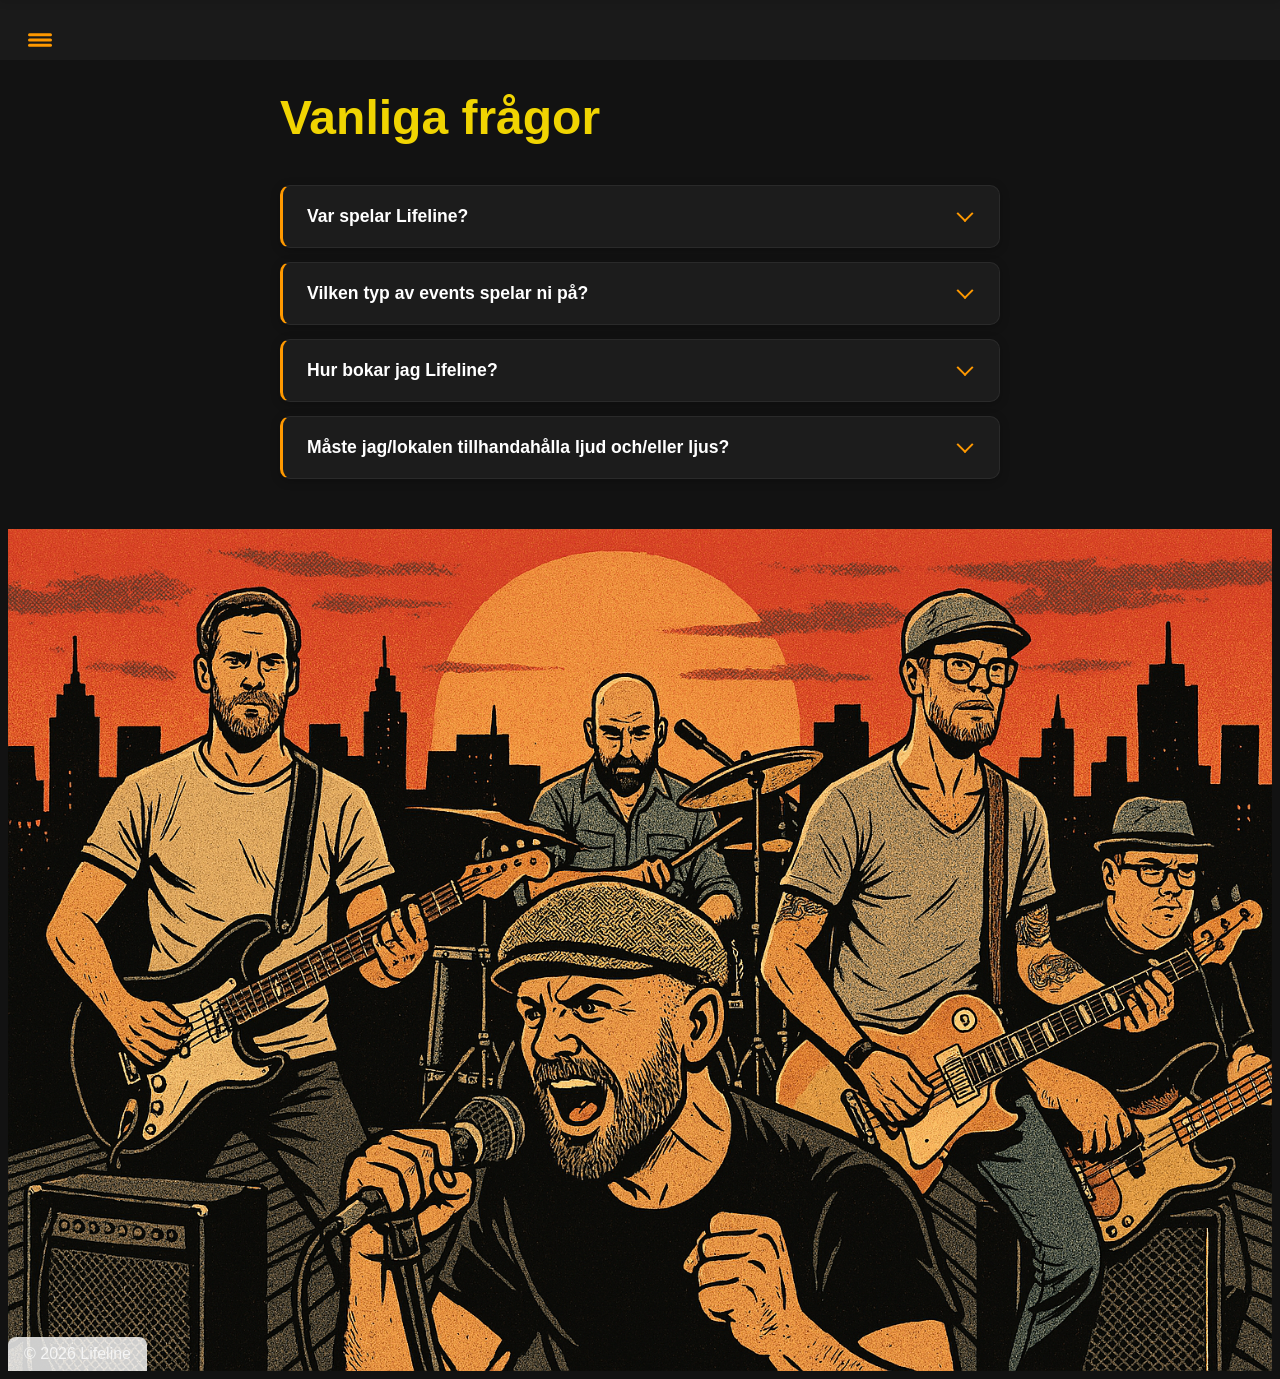
<file: faq/index.html>
<!DOCTYPE html>
<html lang="sv">

<head>
    <meta charset="UTF-8">
    <meta name="viewport" content="width=device-width, initial-scale=1.0">
    <title>FAQ - Lifeline Coverband i Skåne</title>
    <link rel="stylesheet" href="/style.css">
    <!-- Open Graph meta tags for social media preview -->
    <meta property="og:title" content="FAQ - Lifeline Coverband i Skåne" />
    <meta property="og:description" content="Vanliga frågor och svar om Lifeline." />
    <meta property="og:image" content="https://www.lifelineband.se/images/lifeline_superheroes.jpg" />
    <meta property="og:image:width" content="1200" />
    <meta property="og:image:height" content="630" />
    <meta property="og:type" content="website" />
    <meta property="og:url" content="https://www.lifelineband.se/faq" />
</head>

<body>
    <script>
    // Scroll-triggered fade-in and fade-out effect for sections
    window.addEventListener('DOMContentLoaded', function() {
        var sections = document.querySelectorAll('section');
        var observer = new window.IntersectionObserver(function(entries) {
            entries.forEach(function(entry) {
                if (entry.isIntersecting) {
                    entry.target.classList.add('fade-in');
                    entry.target.classList.remove('fade-out');
                } else {
                    entry.target.classList.remove('fade-in');
                    entry.target.classList.add('fade-out');
                }
            });
        }, {
            threshold: 0.05 // Sets the threshold for when the fade-in effect should trigger
        });
        sections.forEach(function(section) {
            observer.observe(section);
        });
    });
    </script>

    <header>
        <button class="hamburger" id="hamburger-btn" aria-label="Öppna meny" aria-expanded="false" aria-controls="main-nav">
            <svg class="hamburger-icon" width="32" height="32" viewBox="0 0 32 32" fill="none" xmlns="http://www.w3.org/2000/svg">
                <rect y="7" width="32" height="4" rx="2" fill="#ff9900"/>
                <rect y="14" width="32" height="4" rx="2" fill="#ff9900"/>
                <rect y="21" width="32" height="4" rx="2" fill="#ff9900"/>
            </svg>
        </button>
        <nav id="main-nav">
            <ul>
                <li><a href="/">Info</a></li>
                <li><a href="/tjanster">Tjänster</a></li>
                <li><a href="/lyssna">Lyssna</a></li>
                <li><a href="/kontakt">Kontakt</a></li>
                <li><a href="/galleri">Galleri</a></li>
                <li><a href="/faq">FAQ</a></li>
            </ul>
        </nav>
    </header>

    <section id="faq">
        <h1>Vanliga frågor</h1>

        <details class="faq-item">
            <summary>Var spelar Lifeline?</summary>
            <p>Vi spelar över hela Skåne - Malmö, Lund, Skurup, Svedala, Skanör, Falsterbo, Vellinge, Sjöbo, Ystad, Trelleborg.</p>
        </details>

        <details class="faq-item">
            <summary>Vilken typ av events spelar ni på?</summary>
            <p>Vi spelar på allt från bröllop och företagsfester till födelsedagsfester. Behöver du ett kompband till en artist går det också bra - vi anpassar alltid låtlista och upplägg efter ert evenemang.</p>
        </details>

        <details class="faq-item">
            <summary>Hur bokar jag Lifeline?</summary>
            <p>Fyll i <a href="/kontakt">kontaktformuläret</a> så hör vi av oss. Förfrågan är inte bindande, och vi hjälper gärna till att skräddarsy kvällen tillsammans med er.</p>
        </details>

        <details class="faq-item">
            <summary>Måste jag/lokalen tillhandahålla ljud och/eller ljus?</summary>
            <p>Vi kan lösa ljud och ljus om ni behöver! Detta kan ni ange när ni skickar bokningsförfrågan.</p>
        </details>
    </section>

    <footer style="background: url('/images/lifeline_superheroes.jpg') center center/cover no-repeat; aspect-ratio: 3/2; width: 100%; min-height: 200px; display: flex; align-items: flex-end;">
        <p id="footer-year" style="background: rgba(255,255,255,0.8); margin: 0; padding: 8px 16px; border-radius: 8px 8px 0 0;">&copy; <span id="year"></span> Lifeline</p>
    </footer>
    <script>
    // Automatically set the current year in the footer
    document.addEventListener('DOMContentLoaded', function() {
        var yearSpan = document.getElementById('year');
        if (yearSpan) {
            yearSpan.textContent = new Date().getFullYear();
        }
    });
    </script>
    <script>
    // Hamburger menu toggle
    document.addEventListener('DOMContentLoaded', function() {
        const hamburger = document.getElementById('hamburger-btn');
        const nav = document.getElementById('main-nav');
        hamburger.addEventListener('click', function() {
            nav.classList.toggle('open');
            hamburger.classList.toggle('open');
            const expanded = hamburger.getAttribute('aria-expanded') === 'true';
        });
    });
    </script>
</body>
</html>
</file>
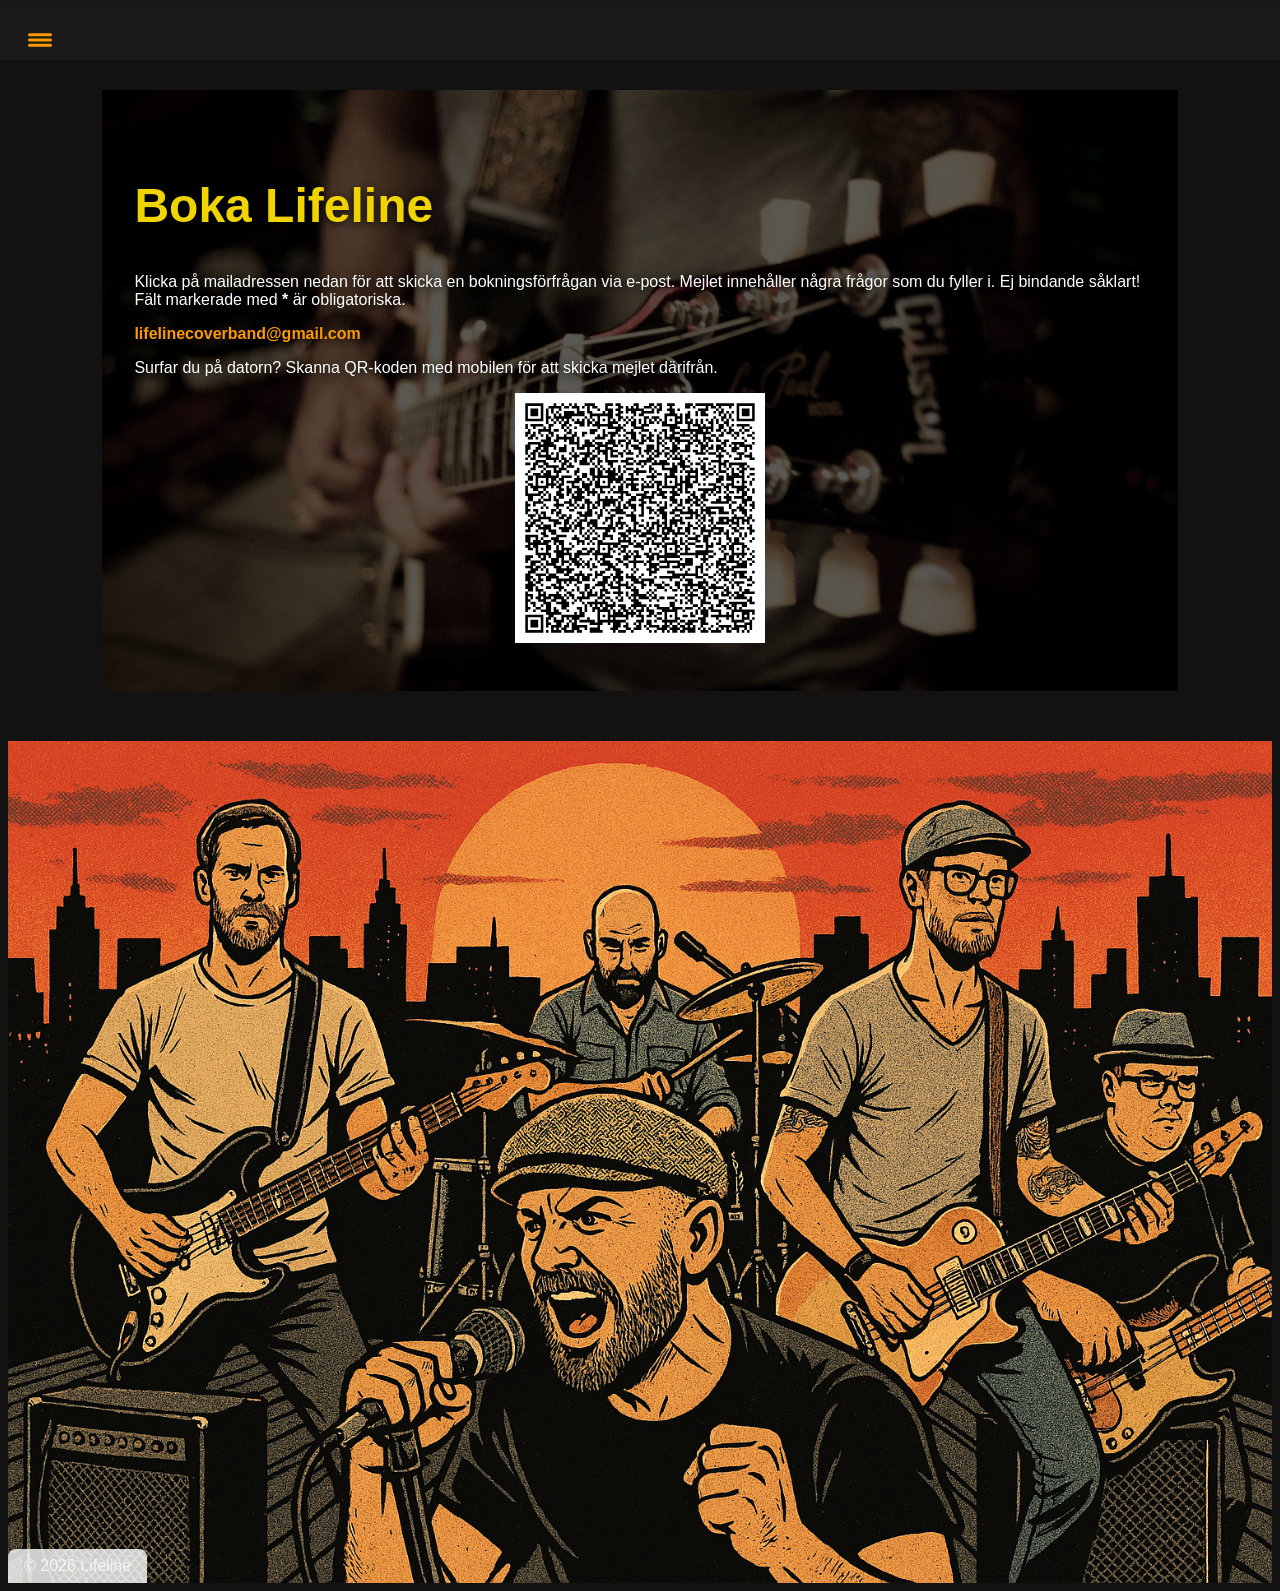
<file: kontakt/index.html>
<!DOCTYPE html>
<html lang="sv">

<head>
    <meta charset="UTF-8">
    <meta name="viewport" content="width=device-width, initial-scale=1.0">
    <title>Boka Lifeline - Kontakt</title>
    <link rel="stylesheet" href="/style.css">
    <!-- Open Graph meta tags for social media preview -->
    <meta property="og:title" content="Boka Lifeline - Kontakt" />
    <meta property="og:description" content="Skicka en bokningsförfrågan till Lifeline via e-post." />
    <meta property="og:image" content="https://www.lifelineband.se/images/lifeline_superheroes.jpg" />
    <meta property="og:image:width" content="1200" />
    <meta property="og:image:height" content="630" />
    <meta property="og:type" content="website" />
    <meta property="og:url" content="https://www.lifelineband.se/kontakt" />
</head>

<body>
    <script>
    // Scroll-triggered fade-in and fade-out effect for sections
    window.addEventListener('DOMContentLoaded', function() {
        var sections = document.querySelectorAll('section');
        var observer = new window.IntersectionObserver(function(entries) {
            entries.forEach(function(entry) {
                if (entry.isIntersecting) {
                    entry.target.classList.add('fade-in');
                    entry.target.classList.remove('fade-out');
                } else {
                    entry.target.classList.remove('fade-in');
                    entry.target.classList.add('fade-out');
                }
            });
        }, {
            threshold: 0.05 // Sets the threshold for when the fade-in effect should trigger
        });
        sections.forEach(function(section) {
            observer.observe(section);
        });
    });
    </script>

    <header>
        <button class="hamburger" id="hamburger-btn" aria-label="Öppna meny" aria-expanded="false" aria-controls="main-nav">
            <svg class="hamburger-icon" width="32" height="32" viewBox="0 0 32 32" fill="none" xmlns="http://www.w3.org/2000/svg">
                <rect y="7" width="32" height="4" rx="2" fill="#ff9900"/>
                <rect y="14" width="32" height="4" rx="2" fill="#ff9900"/>
                <rect y="21" width="32" height="4" rx="2" fill="#ff9900"/>
            </svg>
        </button>
        <nav id="main-nav">
            <ul>
                <li><a href="/">Info</a></li>
                <li><a href="/tjanster">Tjänster</a></li>
                <li><a href="/lyssna">Lyssna</a></li>
                <li><a href="/kontakt">Kontakt</a></li>
                <li><a href="/galleri">Galleri</a></li>
                <li><a href="/faq">FAQ</a></li>
            </ul>
        </nav>
    </header>

    <section id="kontakt">
        <h1>Boka Lifeline</h1>
        <p>Klicka på mailadressen nedan för att skicka en bokningsförfrågan via e-post. Mejlet innehåller några frågor som du fyller i. Ej bindande såklart! Fält markerade med <strong>*</strong> är obligatoriska.</p>

        <p><a href="mailto:lifelinecoverband@gmail.com?subject=Bokningsf%C3%B6rfr%C3%A5gan&amp;body=Hej%20Lifeline%21%0D%0A%0D%0AJag%20vill%20skicka%20en%20bokningsf%C3%B6rfr%C3%A5gan.%0D%0A%0D%0ANamn%20%2A%3A%20%0D%0ADatum%20f%C3%B6r%20spelning%20%2A%3A%20%0D%0ATyp%20av%20event%3A%20%0D%0AUngef%C3%A4rligt%20antal%20bes%C3%B6kare%3A%20%0D%0AUngef%C3%A4rlig%20l%C3%A4ngd%20p%C3%A5%20spelning%3A%20%0D%0ALjud-%20och%20ljusutrustning%20finns%20p%C3%A5%20plats%20%28Ja/Nej/Delvis/Vet%20ej%29%3A%20%0D%0A%0D%0AFritext%3A%0D%0A%0D%0A">lifelinecoverband@gmail.com</a></p>

        <p>Surfar du på datorn? Skanna QR-koden med mobilen för att skicka mejlet därifrån.</p>
        <!-- The QR code encodes the mailto link above. It must be regenerated manually whenever that link changes. -->
        <img src="/images/qr-bokning.svg" alt="QR-kod som öppnar en bokningsförfrågan till lifelinecoverband@gmail.com" width="250" height="250">
    </section>

    <footer style="background: url('/images/lifeline_superheroes.jpg') center center/cover no-repeat; aspect-ratio: 3/2; width: 100%; min-height: 200px; display: flex; align-items: flex-end;">
        <p id="footer-year" style="background: rgba(255,255,255,0.8); margin: 0; padding: 8px 16px; border-radius: 8px 8px 0 0;">&copy; <span id="year"></span> Lifeline</p>
    </footer>
    <script>
    // Automatically set the current year in the footer
    document.addEventListener('DOMContentLoaded', function() {
        var yearSpan = document.getElementById('year');
        if (yearSpan) {
            yearSpan.textContent = new Date().getFullYear();
        }
    });
    </script>
    <script>
    // Hamburger menu toggle
    document.addEventListener('DOMContentLoaded', function() {
        const hamburger = document.getElementById('hamburger-btn');
        const nav = document.getElementById('main-nav');
        hamburger.addEventListener('click', function() {
            nav.classList.toggle('open');
            hamburger.classList.toggle('open');
            const expanded = hamburger.getAttribute('aria-expanded') === 'true';
        });
    });
    </script>
</body>
</html>
</file>
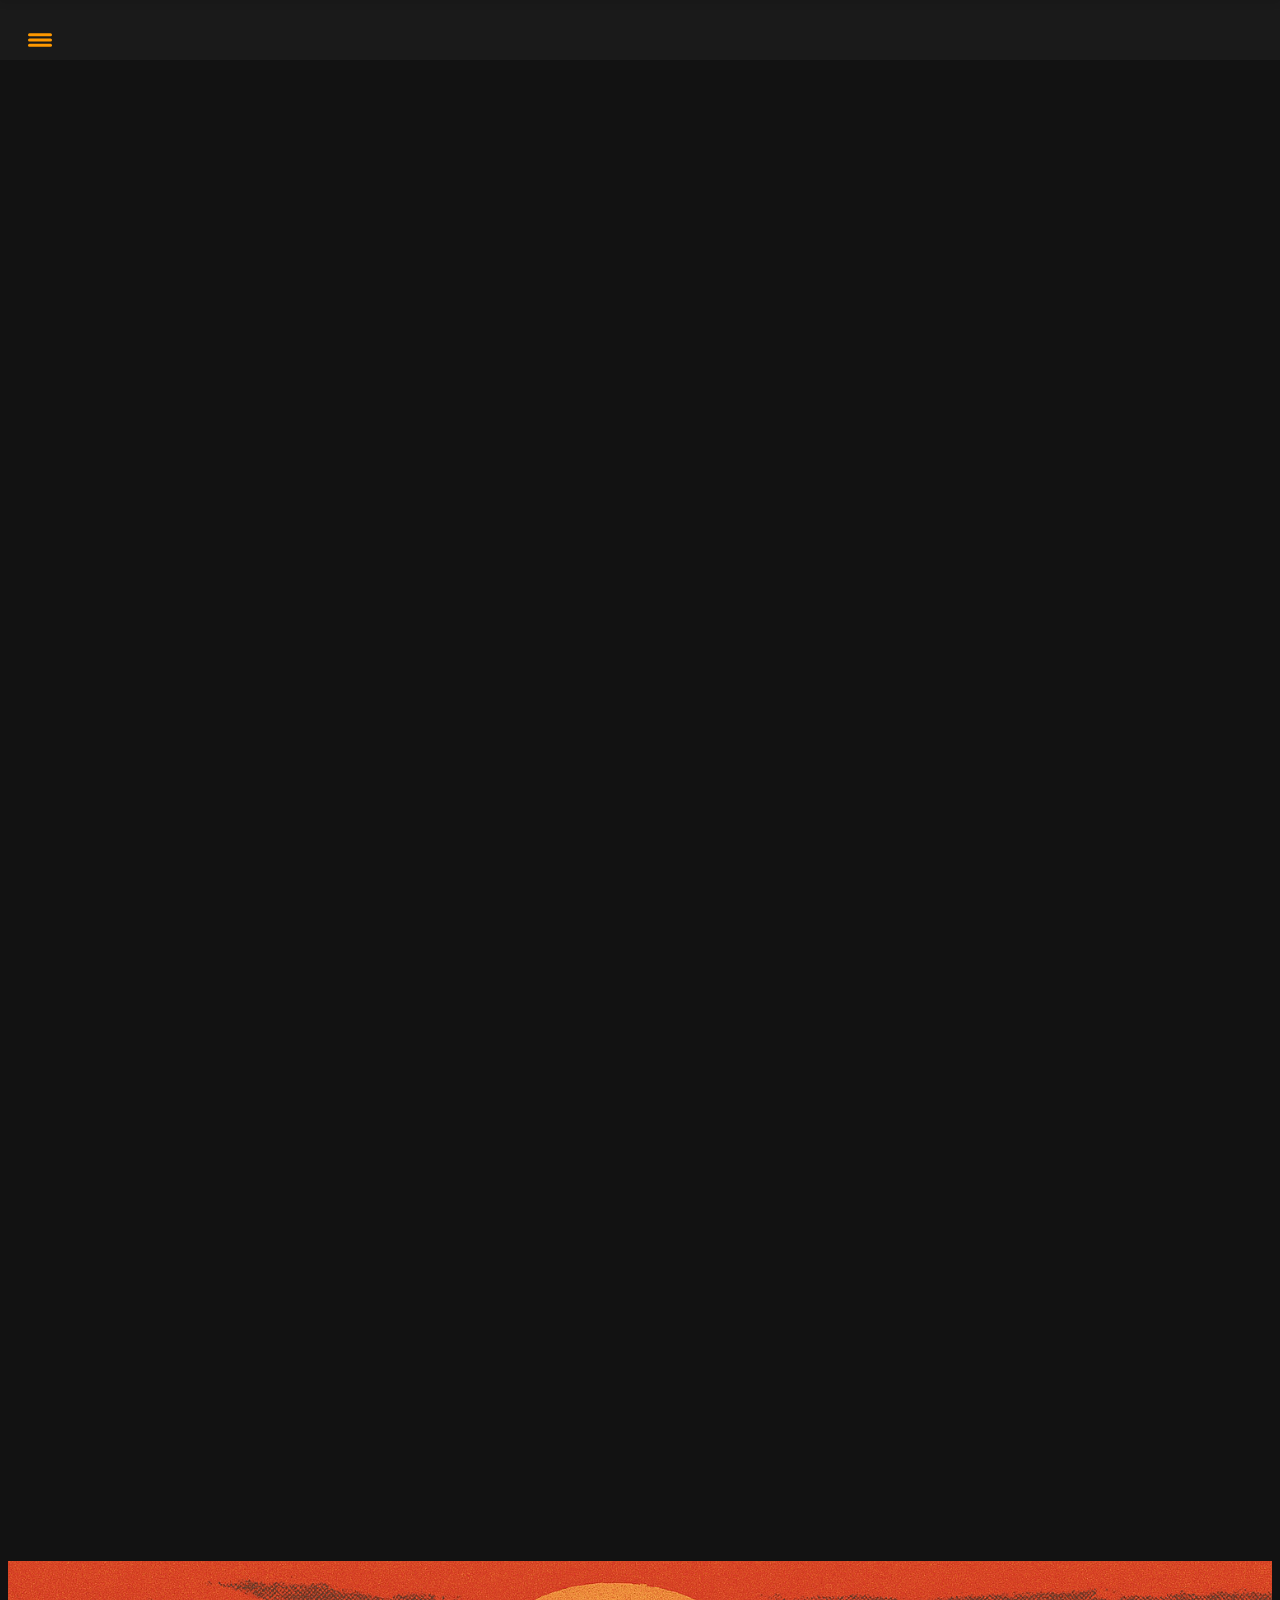
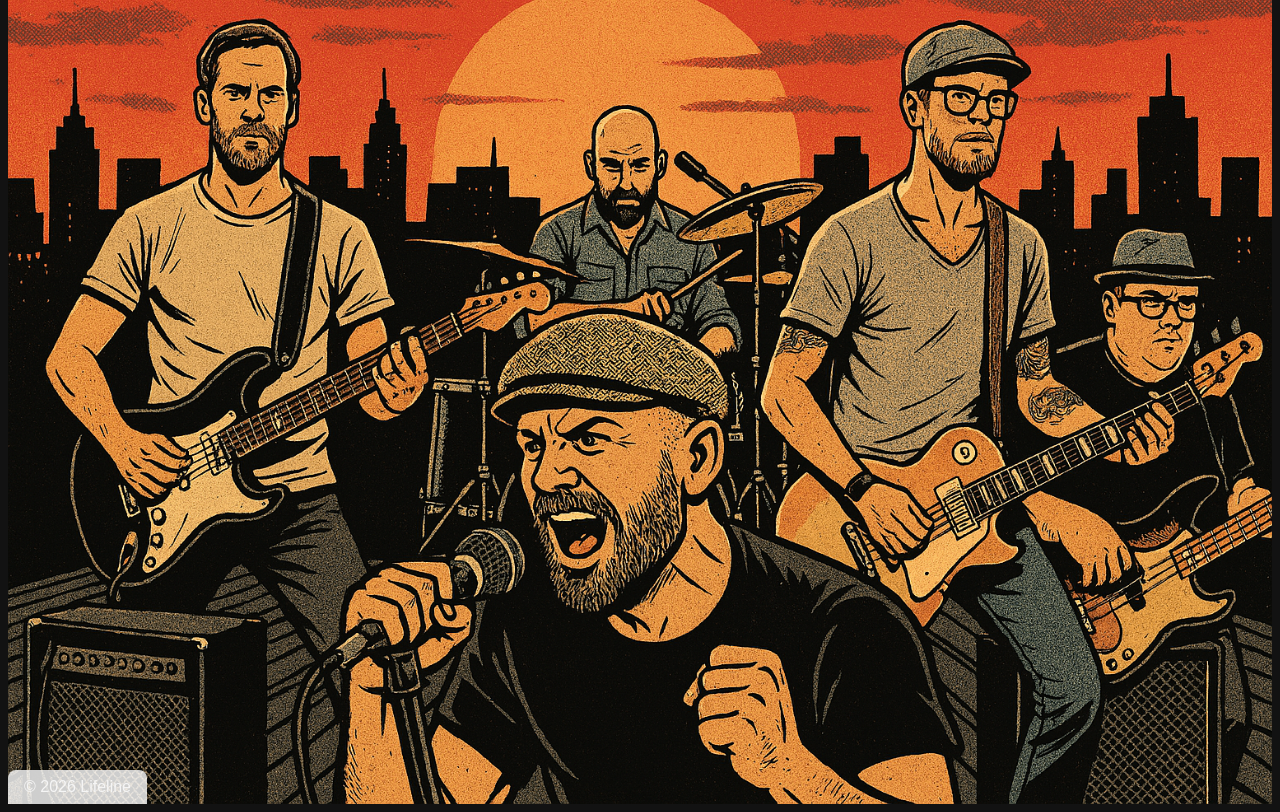
<file: lyssna/index.html>
<!DOCTYPE html>
<html lang="sv">

<head>
    <meta charset="UTF-8">
    <meta name="viewport" content="width=device-width, initial-scale=1.0">
    <title>Lyssna - Lifeline Coverband i Skåne</title>
    <link rel="stylesheet" href="/style.css">
    <!-- Open Graph meta tags for social media preview -->
    <meta property="og:title" content="Lyssna - Lifeline Coverband i Skåne" />
    <meta property="og:description" content="Lyssna på smakprov från repertoaren och vår Spotify-setlist." />
    <meta property="og:image" content="https://www.lifelineband.se/images/lifeline_superheroes.jpg" />
    <meta property="og:image:width" content="1200" />
    <meta property="og:image:height" content="630" />
    <meta property="og:type" content="website" />
    <meta property="og:url" content="https://www.lifelineband.se/lyssna" />
</head>

<body>
    <script>
    // Scroll-triggered fade-in and fade-out effect for sections
    window.addEventListener('DOMContentLoaded', function() {
        var sections = document.querySelectorAll('section');
        var observer = new window.IntersectionObserver(function(entries) {
            entries.forEach(function(entry) {
                if (entry.isIntersecting) {
                    entry.target.classList.add('fade-in');
                    entry.target.classList.remove('fade-out');
                } else {
                    entry.target.classList.remove('fade-in');
                    entry.target.classList.add('fade-out');
                }
            });
        }, {
            threshold: 0.05 // Sets the threshold for when the fade-in effect should trigger
        });
        sections.forEach(function(section) {
            observer.observe(section);
        });
    });
    </script>

    <header>
        <button class="hamburger" id="hamburger-btn" aria-label="Öppna meny" aria-expanded="false" aria-controls="main-nav">
            <svg class="hamburger-icon" width="32" height="32" viewBox="0 0 32 32" fill="none" xmlns="http://www.w3.org/2000/svg">
                <rect y="7" width="32" height="4" rx="2" fill="#ff9900"/>
                <rect y="14" width="32" height="4" rx="2" fill="#ff9900"/>
                <rect y="21" width="32" height="4" rx="2" fill="#ff9900"/>
            </svg>
        </button>
        <nav id="main-nav">
            <ul>
                <li><a href="/">Info</a></li>
                <li><a href="/tjanster">Tjänster</a></li>
                <li><a href="/lyssna">Lyssna</a></li>
                <li><a href="/kontakt">Kontakt</a></li>
                <li><a href="/galleri">Galleri</a></li>
                <li><a href="/faq">FAQ</a></li>
            </ul>
        </nav>
    </header>

    <section id="lyssna">
        <h1>Lyssna på oss</h1>
        <p>Lyssna på smakprov från repertoaren här:</p>
            <div class="video-container"> <!-- Välj video på Youtube, klicka på Dela, Bädda in och kopiera sedan strängen och klistra in nedan -->
            <iframe width="560" height="315" src="https://www.youtube.com/embed/F6zOfTOkNoY?si=5bQFrMwKH2ImefsQ" title="YouTube video player" frameborder="0" allow="accelerometer; autoplay; clipboard-write; encrypted-media; gyroscope; picture-in-picture; web-share" referrerpolicy="strict-origin-when-cross-origin" allowfullscreen></iframe>
        </div>
        <p><a href="https://youtu.be/qmJx0qZP9VI" target="_blank">Klicka här</a> för att se videon på Youtube.</p>
        <p>Följ oss på sociala medier:</p>
        <div class="social-icons">
            <a href="https://www.youtube.com/@LifelineCoverband" target="_blank" aria-label="YouTube" style="margin-right: 12px;">
                <svg width="50" height="50" viewBox="0 0 32 32" fill="none" xmlns="http://www.w3.org/2000/svg">
                    <circle cx="16" cy="16" r="16" fill="#FF0000"/>
                    <path d="M23.7 13.1c-.2-.8-.8-1.4-1.6-1.6C20.7 11 16 11 16 11s-4.7 0-6.1.5c-.8.2-1.4.8-1.6 1.6C8 14.5 8 16 8 16s0 1.5.3 2.9c.2.8.8 1.4 1.6 1.6C11.3 21 16 21 16 21s4.7 0 6.1-.5c.8-.2 1.4-.8 1.6-1.6.3-1.4.3-2.9.3-2.9s0-1.5-.3-2.9zM14.5 18.5v-5l4.3 2.5-4.3 2.5z" fill="#fff"/>
                </svg>
            </a>
            <a href="https://vm.tiktok.com/ZNd9Tfpp5" target="_blank" aria-label="TikTok" style="margin-right: 12px;">
                <svg width="50" height="50" viewBox="0 0 32 32" fill="none" xmlns="http://www.w3.org/2000/svg">
                    <circle cx="16" cy="16" r="16" fill="#000"/>
                    <path d="M22.5 13.2c-1.1 0-2-.9-2-2V9.1h-2.1v9.1c0 1.1-.9 2-2 2s-2-.9-2-2 .9-2 2-2c.2 0 .4 0 .6.1v-2.1c-.2 0-.4-.1-.6-.1-2.3 0-4.1 1.8-4.1 4.1s1.8 4.1 4.1 4.1 4.1-1.8 4.1-4.1v-3.1c.6.5 1.4.8 2.2.8h.8v-2h-.8z" fill="#fff"/>
                </svg>
            </a>
            <a href="https://www.instagram.com/lifelinecoverband" target="_blank" aria-label="Instagram">
                <svg width="50" height="50" viewBox="0 0 32 32" fill="none" xmlns="http://www.w3.org/2000/svg">
                    <defs>
                        <radialGradient id="igGradient" cx="30%" cy="107%" r="150%">
                            <stop offset="0%" stop-color="#fdf497"/>
                            <stop offset="5%" stop-color="#fdf497"/>
                            <stop offset="45%" stop-color="#fd5949"/>
                            <stop offset="60%" stop-color="#d6249f"/>
                            <stop offset="90%" stop-color="#285AEB"/>
                        </radialGradient>
                    </defs>
                    <circle cx="16" cy="16" r="16" fill="url(#igGradient)"/>
                    <rect x="9" y="9" width="14" height="14" rx="4" fill="none" stroke="#fff" stroke-width="1.6"/>
                    <circle cx="16" cy="16" r="3.6" fill="none" stroke="#fff" stroke-width="1.6"/>
                    <circle cx="20.2" cy="11.8" r="1" fill="#fff"/>
                </svg>
            </a>
        </div>
        <p>Här är vår Spotify-setlist med låtar vi spelar. Ni kan välja fritt från den eller så sätter vi ihop ett paket till er som vi tror passar!</p>
        <div style="max-width: 400px; margin-bottom: 1em;">
            <iframe style="border-radius:12px" src="https://open.spotify.com/embed/playlist/1WTiD5KH5TFoRmgUXN7ihG?utm_source=generator" width="100%" height="380" frameborder="0" allowfullscreen="" allow="autoplay; clipboard-write; encrypted-media; fullscreen; picture-in-picture" loading="lazy"></iframe>
        </div>
    </section>

    <footer style="background: url('/images/lifeline_superheroes.jpg') center center/cover no-repeat; aspect-ratio: 3/2; width: 100%; min-height: 200px; display: flex; align-items: flex-end;">
        <p id="footer-year" style="background: rgba(255,255,255,0.8); margin: 0; padding: 8px 16px; border-radius: 8px 8px 0 0;">&copy; <span id="year"></span> Lifeline</p>
    </footer>
    <script>
    // Automatically set the current year in the footer
    document.addEventListener('DOMContentLoaded', function() {
        var yearSpan = document.getElementById('year');
        if (yearSpan) {
            yearSpan.textContent = new Date().getFullYear();
        }
    });
    </script>
    <script>
    // Hamburger menu toggle
    document.addEventListener('DOMContentLoaded', function() {
        const hamburger = document.getElementById('hamburger-btn');
        const nav = document.getElementById('main-nav');
        hamburger.addEventListener('click', function() {
            nav.classList.toggle('open');
            hamburger.classList.toggle('open');
            const expanded = hamburger.getAttribute('aria-expanded') === 'true';
        });
    });
    </script>
</body>
</html>
</file>
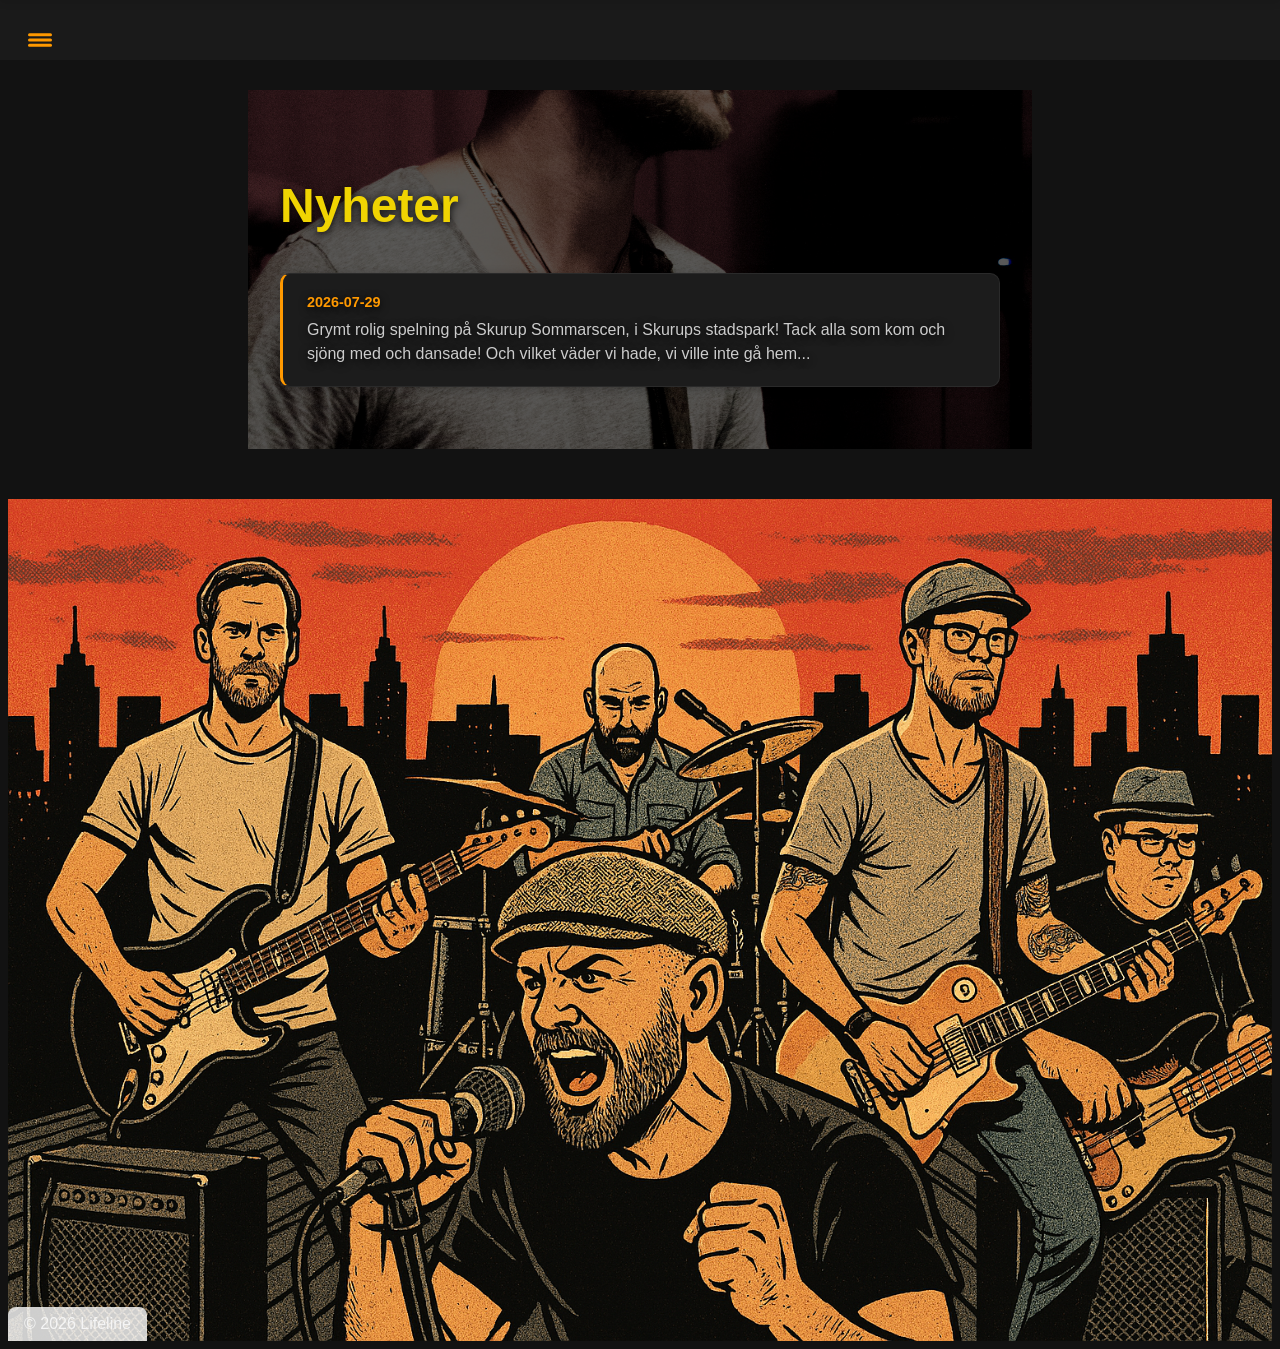
<file: nyheter/index.html>
<!DOCTYPE html>
<html lang="sv">

<head>
    <meta charset="UTF-8">
    <meta name="viewport" content="width=device-width, initial-scale=1.0">
    <meta name="robots" content="noindex">
    <title>Nyheter - Lifeline Coverband i Skåne</title>
    <link rel="stylesheet" href="/style.css">
    <!-- Open Graph meta tags for social media preview -->
    <meta property="og:title" content="Nyheter - Lifeline Coverband i Skåne" />
    <meta property="og:description" content="Senaste nyheterna från Lifeline." />
    <meta property="og:image" content="https://www.lifelineband.se/images/lifeline_superheroes.jpg" />
    <meta property="og:image:width" content="1200" />
    <meta property="og:image:height" content="630" />
    <meta property="og:type" content="website" />
    <meta property="og:url" content="https://www.lifelineband.se/nyheter" />
</head>

<body>
    <script>
    // Scroll-triggered fade-in and fade-out effect for sections
    window.addEventListener('DOMContentLoaded', function() {
        var sections = document.querySelectorAll('section');
        var observer = new window.IntersectionObserver(function(entries) {
            entries.forEach(function(entry) {
                if (entry.isIntersecting) {
                    entry.target.classList.add('fade-in');
                    entry.target.classList.remove('fade-out');
                } else {
                    entry.target.classList.remove('fade-in');
                    entry.target.classList.add('fade-out');
                }
            });
        }, {
            threshold: 0.05 // Sets the threshold for when the fade-in effect should trigger
        });
        sections.forEach(function(section) {
            observer.observe(section);
        });
    });
    </script>

    <header>
        <button class="hamburger" id="hamburger-btn" aria-label="Öppna meny" aria-expanded="false" aria-controls="main-nav">
            <svg class="hamburger-icon" width="32" height="32" viewBox="0 0 32 32" fill="none" xmlns="http://www.w3.org/2000/svg">
                <rect y="7" width="32" height="4" rx="2" fill="#ff9900"/>
                <rect y="14" width="32" height="4" rx="2" fill="#ff9900"/>
                <rect y="21" width="32" height="4" rx="2" fill="#ff9900"/>
            </svg>
        </button>
        <nav id="main-nav">
            <ul>
                <li><a href="/">Info</a></li>
                <li><a href="/tjanster">Tjänster</a></li>
                <li><a href="/lyssna">Lyssna</a></li>
                <li><a href="/kontakt">Kontakt</a></li>
                <li><a href="/galleri">Galleri</a></li>
                <li><a href="/faq">FAQ</a></li>
            </ul>
        </nav>
    </header>

    <section id="nyheter">
        <h1>Nyheter</h1>

        <div class="news">
            <span class="news-date">2026-07-29</span>
            <p class="news-text">Grymt rolig spelning på Skurup Sommarscen, i Skurups stadspark! Tack alla som kom och sjöng med och dansade! Och vilket väder vi hade, vi ville inte gå hem...</p>
        </div>
    </section>

    <footer style="background: url('/images/lifeline_superheroes.jpg') center center/cover no-repeat; aspect-ratio: 3/2; width: 100%; min-height: 200px; display: flex; align-items: flex-end;">
        <p id="footer-year" style="background: rgba(255,255,255,0.8); margin: 0; padding: 8px 16px; border-radius: 8px 8px 0 0;">&copy; <span id="year"></span> Lifeline</p>
    </footer>
    <script>
    // Automatically set the current year in the footer
    document.addEventListener('DOMContentLoaded', function() {
        var yearSpan = document.getElementById('year');
        if (yearSpan) {
            yearSpan.textContent = new Date().getFullYear();
        }
    });
    </script>
    <script>
    // Hamburger menu toggle
    document.addEventListener('DOMContentLoaded', function() {
        const hamburger = document.getElementById('hamburger-btn');
        const nav = document.getElementById('main-nav');
        hamburger.addEventListener('click', function() {
            nav.classList.toggle('open');
            hamburger.classList.toggle('open');
            const expanded = hamburger.getAttribute('aria-expanded') === 'true';
        });
    });
    </script>
</body>
</html>
</file>
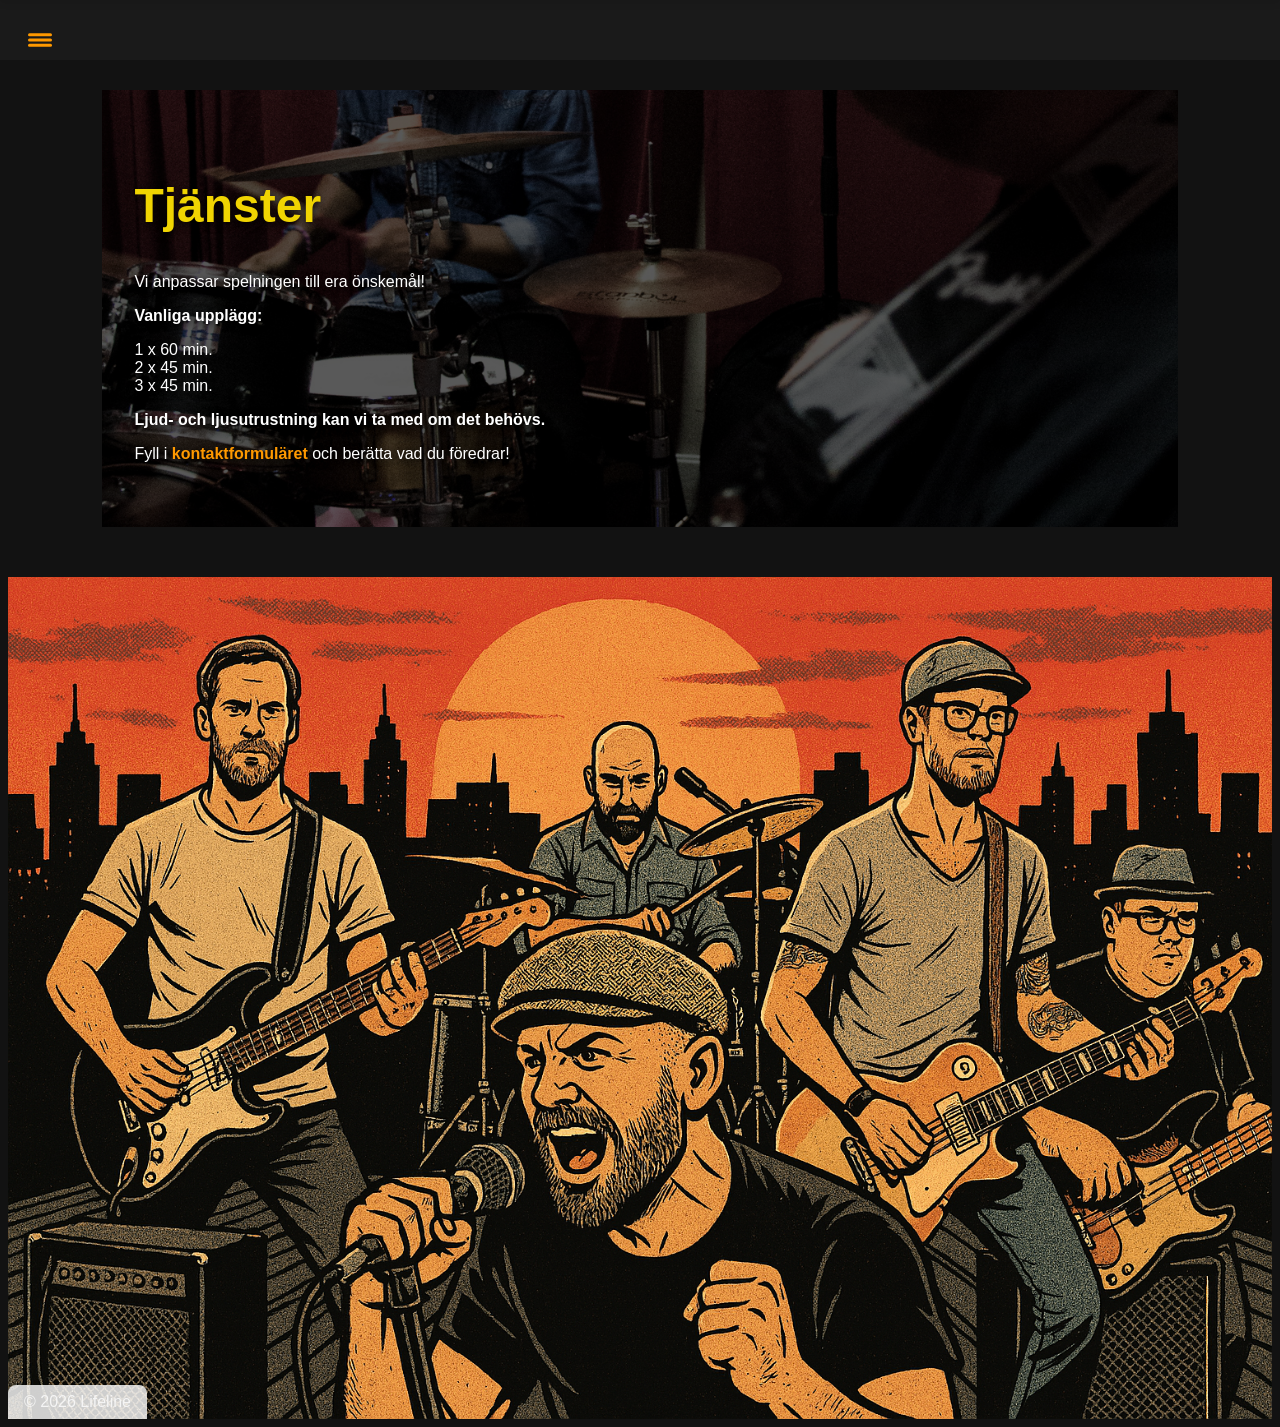
<file: tjanster/index.html>
<!DOCTYPE html>
<html lang="sv">

<head>
    <meta charset="UTF-8">
    <meta name="viewport" content="width=device-width, initial-scale=1.0">
    <title>Tjänster - Lifeline Coverband i Skåne</title>
    <link rel="stylesheet" href="/style.css">
    <!-- Open Graph meta tags for social media preview -->
    <meta property="og:title" content="Tjänster - Lifeline Coverband i Skåne" />
    <meta property="og:description" content="Vi anpassar spelningen till era önskemål - se våra vanliga upplägg." />
    <meta property="og:image" content="https://www.lifelineband.se/images/lifeline_superheroes.jpg" />
    <meta property="og:image:width" content="1200" />
    <meta property="og:image:height" content="630" />
    <meta property="og:type" content="website" />
    <meta property="og:url" content="https://www.lifelineband.se/tjanster" />
</head>

<body>
    <script>
    // Scroll-triggered fade-in and fade-out effect for sections
    window.addEventListener('DOMContentLoaded', function() {
        var sections = document.querySelectorAll('section');
        var observer = new window.IntersectionObserver(function(entries) {
            entries.forEach(function(entry) {
                if (entry.isIntersecting) {
                    entry.target.classList.add('fade-in');
                    entry.target.classList.remove('fade-out');
                } else {
                    entry.target.classList.remove('fade-in');
                    entry.target.classList.add('fade-out');
                }
            });
        }, {
            threshold: 0.05 // Sets the threshold for when the fade-in effect should trigger
        });
        sections.forEach(function(section) {
            observer.observe(section);
        });
    });
    </script>

    <header>
        <button class="hamburger" id="hamburger-btn" aria-label="Öppna meny" aria-expanded="false" aria-controls="main-nav">
            <svg class="hamburger-icon" width="32" height="32" viewBox="0 0 32 32" fill="none" xmlns="http://www.w3.org/2000/svg">
                <rect y="7" width="32" height="4" rx="2" fill="#ff9900"/>
                <rect y="14" width="32" height="4" rx="2" fill="#ff9900"/>
                <rect y="21" width="32" height="4" rx="2" fill="#ff9900"/>
            </svg>
        </button>
        <nav id="main-nav">
            <ul>
                <li><a href="/">Info</a></li>
                <li><a href="/tjanster">Tjänster</a></li>
                <li><a href="/lyssna">Lyssna</a></li>
                <li><a href="/kontakt">Kontakt</a></li>
                <li><a href="/galleri">Galleri</a></li>
            </ul>
        </nav>
    </header>

    <section id="services">
        <h1>Tjänster</h1>
        <p>Vi anpassar spelningen till era önskemål!</p>
        <p><strong>Vanliga upplägg:</strong></p>
        <ul>
            <li>1 x 60 min.</li>
            <li>2 x 45 min.</li>
            <li>3 x 45 min.</li>
        </ul>
        <p><strong>Ljud- och ljusutrustning kan vi ta med om det behövs.</strong></p>
        <p>Fyll i <a href="/kontakt">kontaktformuläret</a> och berätta vad du föredrar!</p>
    </section>

    <footer style="background: url('/images/lifeline_superheroes.jpg') center center/cover no-repeat; aspect-ratio: 3/2; width: 100%; min-height: 200px; display: flex; align-items: flex-end;">
        <p id="footer-year" style="background: rgba(255,255,255,0.8); margin: 0; padding: 8px 16px; border-radius: 8px 8px 0 0;">&copy; <span id="year"></span> Lifeline</p>
    </footer>
    <script>
    // Automatically set the current year in the footer
    document.addEventListener('DOMContentLoaded', function() {
        var yearSpan = document.getElementById('year');
        if (yearSpan) {
            yearSpan.textContent = new Date().getFullYear();
        }
    });
    </script>
    <script>
    // Hamburger menu toggle
    document.addEventListener('DOMContentLoaded', function() {
        const hamburger = document.getElementById('hamburger-btn');
        const nav = document.getElementById('main-nav');
        hamburger.addEventListener('click', function() {
            nav.classList.toggle('open');
            hamburger.classList.toggle('open');
            const expanded = hamburger.getAttribute('aria-expanded') === 'true';
        });
    });
    </script>
</body>
</html>
</file>
<file: style.css>
/* --- Hamburger Menu --- */
.hamburger {
    display: flex;
    flex-direction: column;
    justify-content: center;
    align-items: center;
    width: 44px;
    height: 44px;
    background: none;
    border: none;
    cursor: pointer;
    z-index: 1100;
    position: absolute;
    top: 18px;
    left: 18px;
}
.hamburger-icon rect {
    transition: transform 0.3s, opacity 0.3s;
    transform-origin: center;
}
.hamburger.open .hamburger-icon rect:nth-child(1) {
    transform: translateY(7px) rotate(45deg);
}
.hamburger.open .hamburger-icon rect:nth-child(2) {
    opacity: 0;
}
.hamburger.open .hamburger-icon rect:nth-child(3) {
    transform: translateY(-7px) rotate(-45deg);
}

nav#main-nav {
    position: fixed;
    top: 0;
    left: 0;
    width: 100vw;
    background: rgba(26,26,26,0.98);
    box-shadow: 0 2px 8px rgba(0,0,0,0.12);
    transform: translateY(-100%);
    transition: transform 0.3s;
    z-index: 1050;
}
nav#main-nav.open {
    transform: translateY(0);
}
nav#main-nav ul {
    flex-direction: column;
    gap: 1.5rem;
    padding: 2.5rem 0 2rem 0;
    display: flex;
    justify-content: center;
    align-items: center;
}
nav#main-nav ul li {
    margin: 0;
}
/* Full-width background for intro section */
#intro {
    width: 100%;
    box-sizing: border-box;
    min-height: 200px;
    display: flex;
    align-items: center;
    justify-content: center;
    padding: 0;
    flex-direction: column;
    color: white;
    text-shadow: 0 2px 8px rgba(0,0,0,0.9);
    text-align: center;
}



.intro-bg {
    width: 100%;
    min-height: 600px;
    display: flex;
    flex-direction: column;
    align-items: center;
    justify-content: center;
    background: #1a1a1a; /* fallback solid color */
    padding: 48px 0;
    box-sizing: border-box;
    /* Dessa kan överskrivas av inline-style om de finns */
    background-position: center center;
    background-repeat: no-repeat;
    background-size: cover;
    aspect-ratio: 1/1;
    background-image: url('images/lifeline_logo.png');
}

.social-icons-large {
    margin-top: 24px;
}

@media (max-width: 900px) {
  .intro-bg {
    min-height: 0;
    aspect-ratio: unset;
    background-size: contain !important;
    background-repeat: no-repeat !important;
    background-position: center center !important;
    width: 100vw;
    max-width: 100vw;
    padding: 24px 0;
  }
}

header, nav {
    position: fixed;
    top: 0;
    left: 0;
    width: 100%;
    z-index: 1000;
}


body {
    margin-top: 90px; /* Adjust if your nav/header is taller/shorter */
    background-color: #121212;
    color: #f5f5f5;
    font-family: 'Montserrat', sans-serif;
    text-align: center;
}


nav {
    background: rgba(26,26,26,0.97); /* Match header bg, slightly transparent */
    box-shadow: 0 2px 8px rgba(0,0,0,0.08);
}

nav ul {
    list-style: none;
    margin: 0;
    padding: 1rem 0;
}

nav ul li {
    margin: 10px;
}

nav a {
    color: #ff9900;
    text-decoration: none;
    font-weight: bold;
    font-size: 1.1rem;
    transition: color 0.2s;
}

nav a:hover {
    color: #ff6600;
}


@media (max-width: 600px) {
    #intro {
        width: 100%;
        min-height: 300px;
        /* background properties removed for intro section */
    }
    nav ul {
        flex-direction: column;
        gap: 0.5rem;
    }
    nav ul li {
        display: block;
        margin: 5px 0;
    }
    body {
        margin-top: 120px; /* More space for stacked nav on mobile */
    }
    section {
        width: 90%;
    }
}

header {
    background-color: #1a1a1a;
    padding: 30px 20px; /* Adds space around the content */
    text-align: center; /* Centers the text */
}


/* Gemensamma regler för sektioner med bakgrundsbild */
#kontakt, #lyssna, #info, #services, #nyheter {
    position: relative;
    background-size: cover;
    background-position: center;
    color: #fff;
    text-shadow: 0 2px 8px rgba(0,0,0,0.95);
    padding: 48px 32px;
    z-index: 1;
    text-align: left;
}
#kontakt::before, #lyssna::before, #info::before, #services::before, #nyheter::before {
    content: "";
    position: absolute;
    top: 0; left: 0; right: 0; bottom: 0;
    background: rgba(0,0,0,0.65);
    z-index: 0;
    border-radius: inherit;
}
#kontakt > *, #lyssna > *, #info > *, #services > *, #nyheter > * {
    position: relative;
    z-index: 1;
}

/* Unika bakgrundsbilder för varje sektion */
#kontakt { background-image: url('images/gallery/marcus02.jpg'); }
#lyssna { background-image: url('images/gallery/marcus01.jpg'); }
#info { background-image: url('images/gallery/mark01.jpg'); }
#services { background-image: url('images/gallery/dala_henrik01.jpg'); }
#nyheter { background-image: url('images/gallery/marcus01.jpg'); }

#info img {
    border: 4px solid rgba(255,255,255,0.7);
    border-radius: 12px;
    box-shadow: 0 4px 24px rgba(0,0,0,0.4);
    margin: 24px 0;
}

h1 {
    color: #f0d402;
    font-size: 48px; /* Adjust size as needed */
    font-weight: bold; /* Make it stand out */
}

img {
    max-width: 100%; /* Bilden anpassas till skärmens bredd */
    height: auto; /* Behåller proportionerna */
    display: block; /* Förhindrar onödiga mellanrum */
    margin: 0 auto; /* Centrerar bilden */
}

form {
    display: flex; /* Använder Flexbox för centrering */
    flex-direction: column; /* Ställer in fälten vertikalt */
    align-items: center; /* Centrerar fälten horisontellt */
    justify-content: center; /* Centrerar innehållet vertikalt */
    width: 100%; /* Anpassar sig till skärmens bredd */
}

form input,
form textarea {
    width: 300px; /* Sätter en fast bredd på fälten */
    max-width: 100%; /* Gör dem responsiva */
    padding: 8px;
    border: 1px solid #ccc;
    border-radius: 5px;
    margin-bottom: 15px; /* Lägger till extra utrymme mellan fälten */
}

#services ul {
    list-style-type: none; /* Tar bort punkterna */
    padding-left: 0; /* Tar bort extra indrag */
}

section {
    margin: 50px auto;
    width: 80%;
    opacity: 0;
    transform: translateX(-30px);
    transition: opacity 0.8s cubic-bezier(0.4,0,0.2,1), transform 0.8s cubic-bezier(0.4,0,0.2,1);
}

section.fade-in {
    opacity: 1;
    transform: translateX(0);
}

section.fade-out {
    opacity: 0;
    transform: translateX(-30px);
    pointer-events: none;
}

button {
    background-color: #ff6600; /* Snygg orange färg */
    color: white; /* Vit text */
    font-size: 16px; /* Större och tydligare text */
    padding: 10px 20px; /* Mer utrymme runt texten */
    border: none; /* Tar bort standardramen */
    border-radius: 5px; /* Rundade hörn */
    cursor: pointer; /* Visar att knappen är klickbar */
    transition: 0.3s; /* Mjukare hover-effekt */
}

button:hover {
    background-color: #e65c00; /* Lite mörkare orange vid hover */
}

#info {
    text-align: left;
}

a {
    color: #ff9900; /* Välj din färg */
    text-decoration: none; /* Tar bort understrykning */
    font-weight: bold;
}

a:hover {
    color: #ff6600; /* Ändrar färg vid hover */
    text-decoration: underline; /* Visar understrykning vid hover */
}

.video-container {
    position: relative;
    width: 100%;
    padding-bottom: 56.25%; /* 16:9 proportion */
    height: 0;
}

.video-container iframe {
    position: absolute;
    width: 100%;
    height: 100%;
    top: 0;
    left: 0;
}

/* --- Gallery Grid --- */
.gallery-section {
    margin: 50px auto;
    width: 80%;
    text-align: center;
}

.gallery-grid {
    display: grid;
    grid-template-columns: repeat(4, 1fr);
    gap: 16px;
    margin: 0 auto;
    padding: 0;
}

.gallery-grid img {
    width: 100%;
    height: 180px;
    object-fit: cover;
    border-radius: 8px;
    cursor: pointer;
    box-shadow: 0 2px 8px rgba(0,0,0,0.15);
    transition: transform 0.2s, box-shadow 0.2s;
}

.gallery-grid img:hover {
    transform: scale(1.04);
    box-shadow: 0 4px 16px rgba(0,0,0,0.25);
}

/* Modal for full-size image */
.gallery-modal {
    display: none;
    position: fixed;
    z-index: 2000;
    left: 0;
    top: 0;
    width: 80vw;
    height: 80vh;
    background: rgba(0,0,0,0.85);
    align-items: center;
    justify-content: center;
    transition: opacity 0.3s;
}
.gallery-modal.active {
    display: flex;
}
.gallery-modal img {
    max-width: 70vw;
    max-height: 70vh;
    border-radius: 12px;
    box-shadow: 0 8px 32px rgba(0,0,0,0.7);
}
.gallery-modal .close-btn {
    position: absolute;
    top: 32px;
    left: 48px;
    font-size: 2.5rem;
    color: #fff;
    background: none;
    border: none;
    cursor: pointer;
    z-index: 10;
    text-shadow: 0 2px 8px #000;
    transition: color 0.2s;
}
.gallery-modal .close-btn:hover {
    color: #ff6600;
}

/* --- FAQ --- */
#faq {
    text-align: left;
    max-width: 720px;
}

.faq-item {
    background: #1c1c1c;
    border: 1px solid #2a2a2a;
    border-left: 3px solid #ff9900;
    border-radius: 10px;
    padding: 0 24px;
    margin-bottom: 14px;
    box-shadow: 0 2px 10px rgba(0,0,0,0.25);
    transition: box-shadow 0.2s, border-color 0.2s;
}

.faq-item:hover {
    border-color: #ff9900;
    box-shadow: 0 4px 16px rgba(0,0,0,0.35);
}

.faq-item summary {
    list-style: none;
    cursor: pointer;
    padding: 20px 0;
    color: #fff;
    font-weight: 600;
    font-size: 1.1rem;
    position: relative;
    padding-right: 36px;
}

.faq-item summary::-webkit-details-marker {
    display: none;
}

.faq-item summary::after {
    content: "";
    position: absolute;
    right: 4px;
    top: 50%;
    width: 10px;
    height: 10px;
    border-right: 2px solid #ff9900;
    border-bottom: 2px solid #ff9900;
    transform: translateY(-70%) rotate(45deg);
    transition: transform 0.25s;
}

.faq-item[open] summary::after {
    transform: translateY(-30%) rotate(-135deg);
}

.faq-item summary:hover {
    color: #ff9900;
}

.faq-item p {
    padding: 0 0 20px 0;
    margin: 0;
    color: #ccc;
    line-height: 1.5;
    border-top: 1px solid #2a2a2a;
    padding-top: 14px;
}

/* --- Nyheter --- */
#nyheter {
    text-align: left;
    max-width: 720px;
}

.news {
    background: #1c1c1c;
    border: 1px solid #2a2a2a;
    border-left: 3px solid #ff9900;
    border-radius: 10px;
    padding: 20px 24px;
    margin-bottom: 14px;
    box-shadow: 0 2px 10px rgba(0,0,0,0.25);
}

.news-date {
    display: block;
    color: #ff9900;
    font-weight: 600;
    font-size: 0.9rem;
    margin-bottom: 8px;
}

.news-text {
    margin: 0;
    color: #ccc;
    line-height: 1.5;
}

@media (max-width: 900px) {
    .gallery-grid {
        grid-template-columns: repeat(2, 1fr);
    }
}
@media (max-width: 600px) {
    .gallery-grid {
        grid-template-columns: 1fr;
    }
    .gallery-grid img {
        height: 120px;
    }
}
</file>
